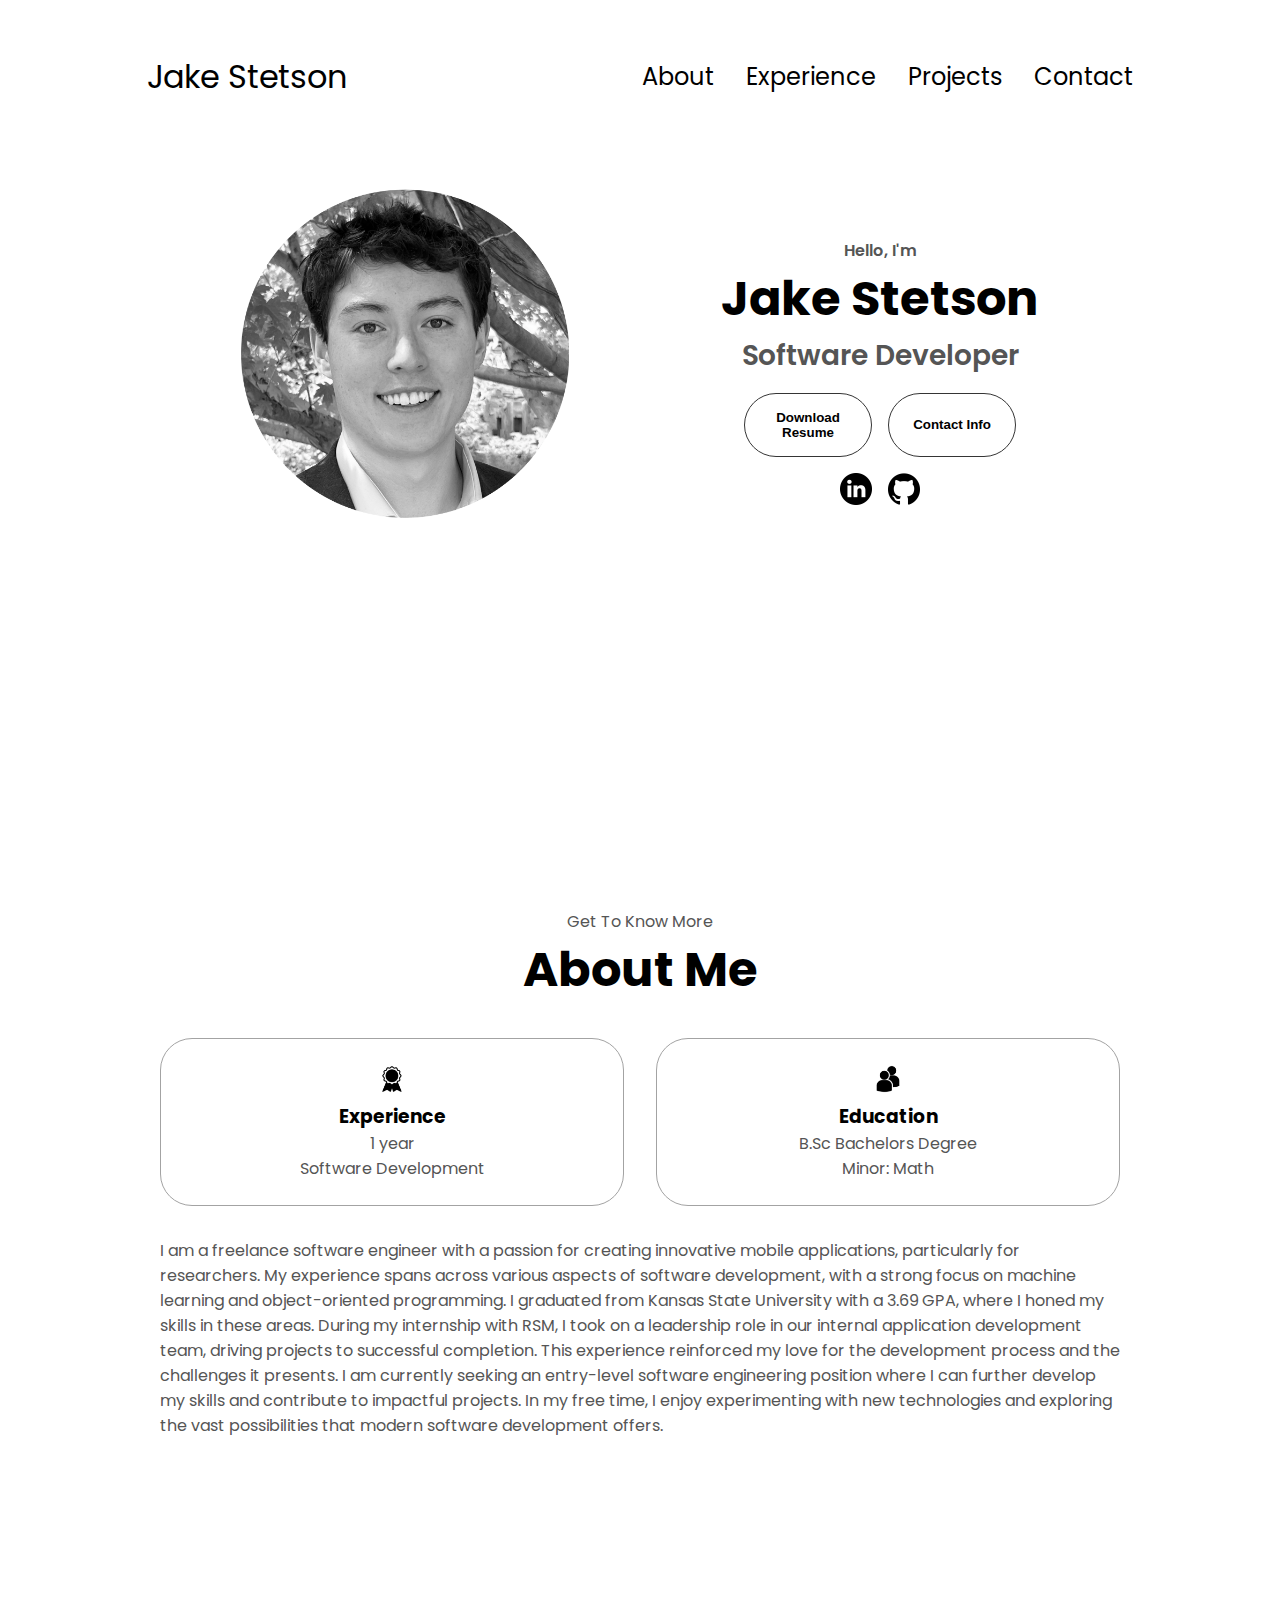
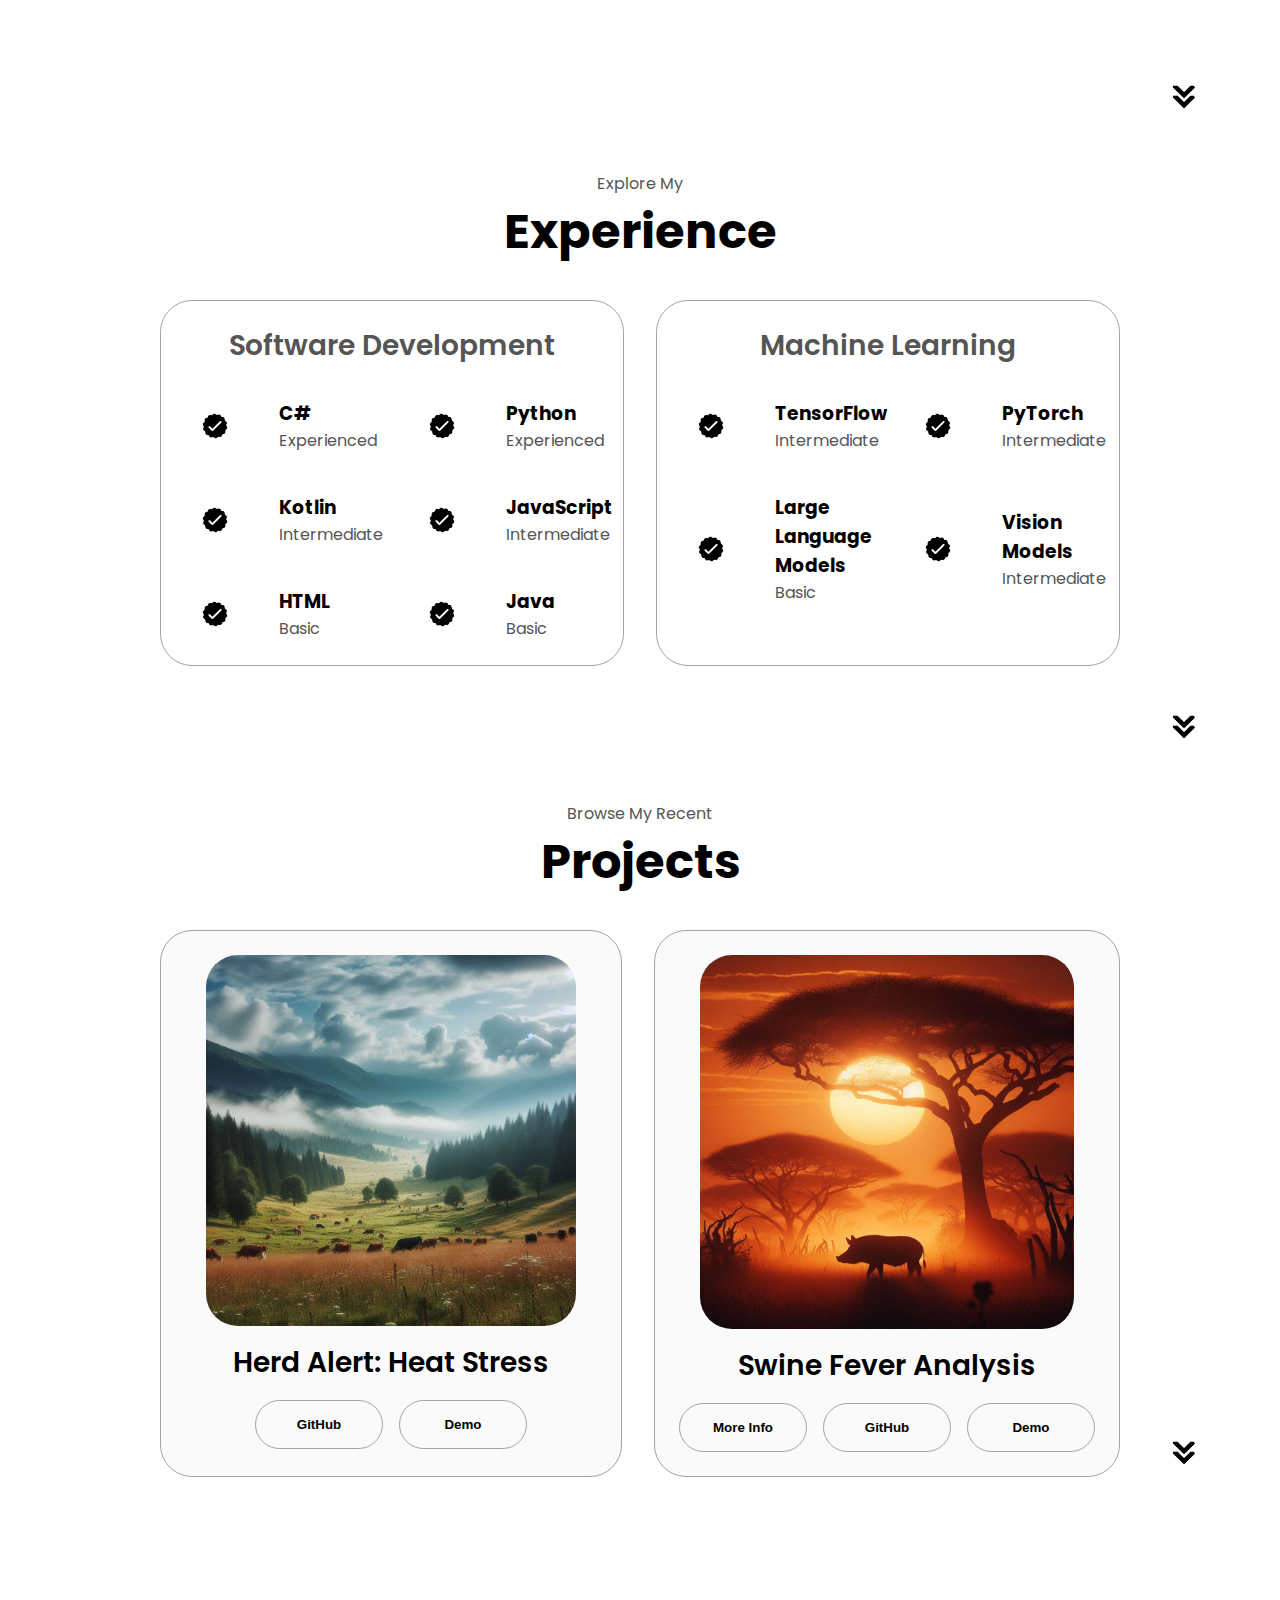
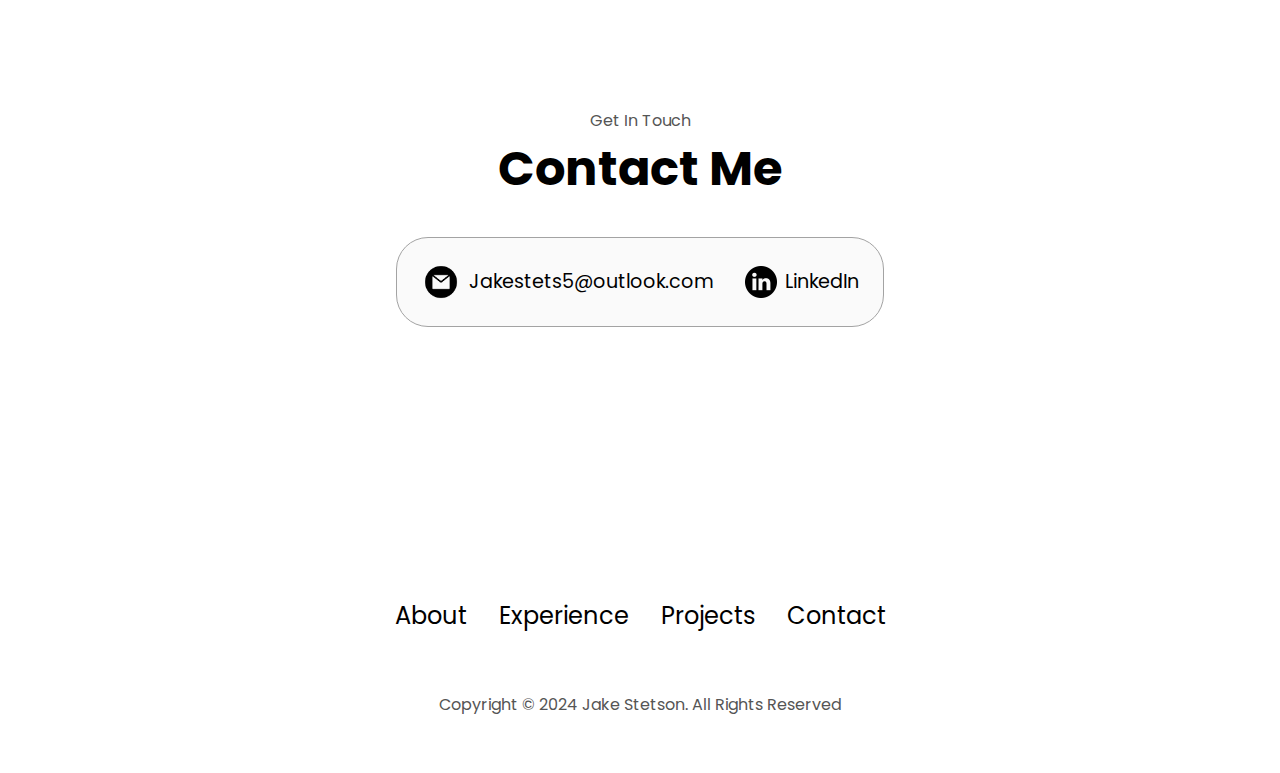
<file: index.html>
<!DOCTYPE html>
<html lang="en">
<head>
    <meta charset="UTF-8">
    <meta name="viewport" content="width=device-width, initial-scale=1.0">
    <title>My Portfolio</title>
    <link rel="stylesheet" href="style.css">
    <link rel="stylesheet" href="mediaqueries.css">
</head>
<body>
    <nav id="desktop-nav">
        <div class="logo">Jake Stetson</div>
        <div>
            <ul class="nav-links">
                <li><a href="#about">About</a></li>                
                <li><a href="#experience">Experience</a></li>                
                <li><a href="#projects">Projects</a></li>                
                <li><a href="#contact">Contact</a></li>                
            </ul>
        </div>
    </nav>
    <nav id="hamburger-nav">
        <div class="logo">Jake Stetson</div>
        <div class="hamburger-menu">
            <div class="hamburger-icon" onclick="toggleMenu()">
                <span></span>
                <span></span>
                <span></span>
            </div>
            <div class="menu-links">
                <li><a href="#about" onclick="toggleMenu()">About</a></li>                
                <li><a href="#experience" onclick="toggleMenu()">Experience</a></li>                
                <li><a href="#projects" onclick="toggleMenu()">Projects</a></li>                
                <li><a href="#contact" onclick="toggleMenu()">Contact</a></li> 
            </div>
        </div>
    </nav>
    <section id="profile">
        <div class="section__pic-container">
            <img src="./assets/profile-pic.png" alt="Jake Stetson profile picture">
        </div>
        <div class="section__text">
            <p class="section__text__p1">Hello, I'm</p>
            <h1 class="title">Jake Stetson</h1>
            <p class="section__text__p2">Software Developer</p>
            <div class="btn-container">
                <button class="btn btn-color-2" onclick="window.open('./assets/Resume.pdf')">
                    Download Resume
                </button>
                <button class="btn btn-color-2" onclick="location.href='./#contact'">
                    Contact Info
                </button>
            </div>
            <div id="socials-container">
                <img src="./assets/linkedin.png" alt="My LinkedIn profile"
                class="icon" onclick="location.href='https://www.linkedin.com/in/jacob-stetson-b074b8238/'">
                <img src="./assets/github.png" alt="My GitHub profile"
                class="icon" onclick="location.href='https://github.com/JakeStets5'">
            </div>
        </div>
        <img src="./assets/arrow.png" alt="Arrow icon" class="icon arrow"
        onclick="location.href='./#about'">
    </section>
    <section id="about">
        <p class="section__text__p1">Get To Know More</p>
        <h1 class="title">About Me</h1>
        <div class="section-container">
            <div class="about-details-container">
                <div class="about-containers">
                    <div class="details-container">
                        <img src="./assets/experience.png" alt="Experience icon"
                        class="icon">
                        <h3>Experience</h3>
                        <p>1 year<br />Software Development</p>
                    </div>
                    <div class="details-container">
                        <img src="./assets/education.png" alt="Education icon"
                        class="icon">
                        <h3>Education</h3>
                        <p>B.Sc Bachelors Degree <br />Minor: Math</p>
                    </div>
                </div>
                <div class="text-container">
                    <p>I am a freelance software engineer with a passion for creating innovative mobile applications, particularly for researchers. My experience spans across various aspects of software development, with a strong focus on machine learning and object-oriented programming. I graduated from Kansas State University with a 3.69 GPA, where I honed my skills in these areas.

                        During my internship with RSM, I took on a leadership role in our internal application development team, driving projects to successful completion. This experience reinforced my love for the development process and the challenges it presents.
                        
                        I am currently seeking an entry-level software engineering position where I can further develop my skills and contribute to impactful projects. In my free time, I enjoy experimenting with new technologies and exploring the vast possibilities that modern software development offers.</p>
                </div>
            </div>
        </div>
        <img src="./assets/arrow.png" alt="Arrow icon" class="icon arrow"
        onclick="location.href='./#experience'">
    </section>
    <section id="experience">
        <p class="section__text__p1">Explore My</p>
        <h1 class="title">Experience</h1>
        <div class="experience-details-container">
            <div class="about-containers">
                <div class="details-container">
                    <h2 class="experience-sub-title">Software Development</h2>
                    <div class="article-container">
                        <article>
                            <img src="./assets/checkmark.png" alt="Experience icon" class="icon">
                            <div>
                                <h3>C#</h3>
                                <p>Experienced</p>
                            </div>
                        </article>
                        <article>
                            <img src="./assets/checkmark.png" alt="Experience icon" class="icon">
                            <div>
                                <h3>Python</h3>
                                <p>Experienced</p>
                            </div>
                        </article>
                        <article>
                            <img src="./assets/checkmark.png" alt="Experience icon" class="icon">
                            <div>
                                <h3>Kotlin</h3>
                                <p>Intermediate</p>
                            </div>
                        </article>
                        <article>
                            <img src="./assets/checkmark.png" alt="Experience icon" class="icon">
                            <div>
                                <h3>JavaScript</h3>
                                <p>Intermediate</p>
                            </div>
                        </article>
                        <article>
                            <img src="./assets/checkmark.png" alt="Experience icon" class="icon">
                            <div>
                                <h3>HTML</h3>
                                <p>Basic</p>
                            </div>
                        </article>
                        <article>
                            <img src="./assets/checkmark.png" alt="Experience icon" class="icon">
                            <div>
                                <h3>Java</h3>
                                <p>Basic</p>
                            </div>
                        </article>
                    </div>
                </div>
                <div class="details-container">
                    <h2 class="experience-sub-title">Machine Learning</h2>
                    <div class="article-container">
                        <article>
                            <img src="./assets/checkmark.png" alt="Experience icon" class="icon">
                            <div>
                                <h3>TensorFlow</h3>
                                <p>Intermediate</p>
                            </div>
                        </article>
                        <article>
                            <img src="./assets/checkmark.png" alt="Experience icon" class="icon">
                            <div>
                                <h3>PyTorch</h3>
                                <p>Intermediate</p>
                            </div>
                        </article>
                        <article>
                            <img src="./assets/checkmark.png" alt="Experience icon" class="icon">
                            <div>
                                <h3>Large Language Models</h3>
                                <p>Basic</p>
                            </div>
                        </article>
                        <article>
                            <img src="./assets/checkmark.png" alt="Experience icon" class="icon">
                            <div>
                                <h3>Vision Models</h3>
                                <p>Intermediate</p>
                            </div>
                        </article>
                    </div>
                </div>
            </div>
        </div>
        <img src="./assets/arrow.png" alt="Arrow icon" class="icon arrow"
        onclick="location.href='./#projects'">
    </section>
    <section id="projects">
        <p class="section__text__p1">Browse My Recent</p>
        <h1 class="title">Projects</h1>
        <div class="experience-details-container">
            <div class="about-containers">
            <div class="details-container color-container">
                <div class="article-container">
                    <img src="./assets/project-1.jpg" alt="Project-1" class="project-img">
                </div>
                <h2 class="experience-sub-title project-title">Herd Alert: Heat Stress</h2>
                <div class="btn-container">
                    <button class="btn btn-color-2 project-btn" onclick="location.href='https://github.com/ksu-cs-projects-2024-2025/herd-alert'">
                        GitHub
                    </button>
                    <button class="btn btn-color-2 project-btn" onclick="location.href='https://www.youtube.com/watch?v=afh0EupcJWA&t=24s'">
                        Demo
                    </button>
                </div>
            </div>
            <div class="details-container color-container">
                <div class="article-container">
                    <img src="./assets/project-2.jpg" alt="Project-2" class="project-img">
                </div>
                <h2 class="experience-sub-title project-title">Swine Fever Analysis</h2>
                <div class="btn-container">
                    <button class="btn btn-color-2 project-btn" onclick="location.href='swine-fever.html'">
                        More Info
                    </button>
                    <button class="btn btn-color-2 project-btn" onclick="location.href='https://github.com/JakeStets5/public-swine-fever-frontend'">
                        GitHub
                    </button>
                    <button class="btn btn-color-2 project-btn" onclick="location.href='https://www.youtube.com/watch?v=SWNAa_u8J9w&t=4s'">
                        Demo
                    </button>
                </div>
            </div>
        </div>
        </div>
        <img src="./assets/arrow.png" alt="Arrow icon" class="icon arrow"
        onclick="location.href='./#contact'">
    </section>
    <section id="contact">
        <p class="section__text__p1">Get In Touch</p>
        <h1 class="title">Contact Me</h1>
        <div class="contact-info-upper-container">
            <div class="contact-info-container">
                <img src="./assets/email.png" alt="Email icon" class="icon email-icon">
                <p><a href="mailto:jakestets5@outlook.com">Jakestets5@outlook.com</a></p>
            </div>
            <div class="contact-info-container">
                <img src="./assets/linkedin.png" alt="LinkedIn icon" class="icon contact-icon">
                <p><a href='https://www.linkedin.com/in/jacob-stetson-b074b8238/'>LinkedIn</a></p>
            </div>
        </div>
    </section>
    <footer>
        <nav>
            <div class="nav-links-container">
                <ul class="nav-links">
                    <li><a href="#about">About</a></li>                
                    <li><a href="#experience">Experience</a></li>                
                    <li><a href="#projects">Projects</a></li>                
                    <li><a href="#contact">Contact</a></li>                
                </ul>
            </div>
        </nav>
        <p>Copyright &#169; 2024 Jake Stetson. All Rights Reserved</p>
    </footer>
    <script src="script.js"></script>
</body>
</html>
</file>
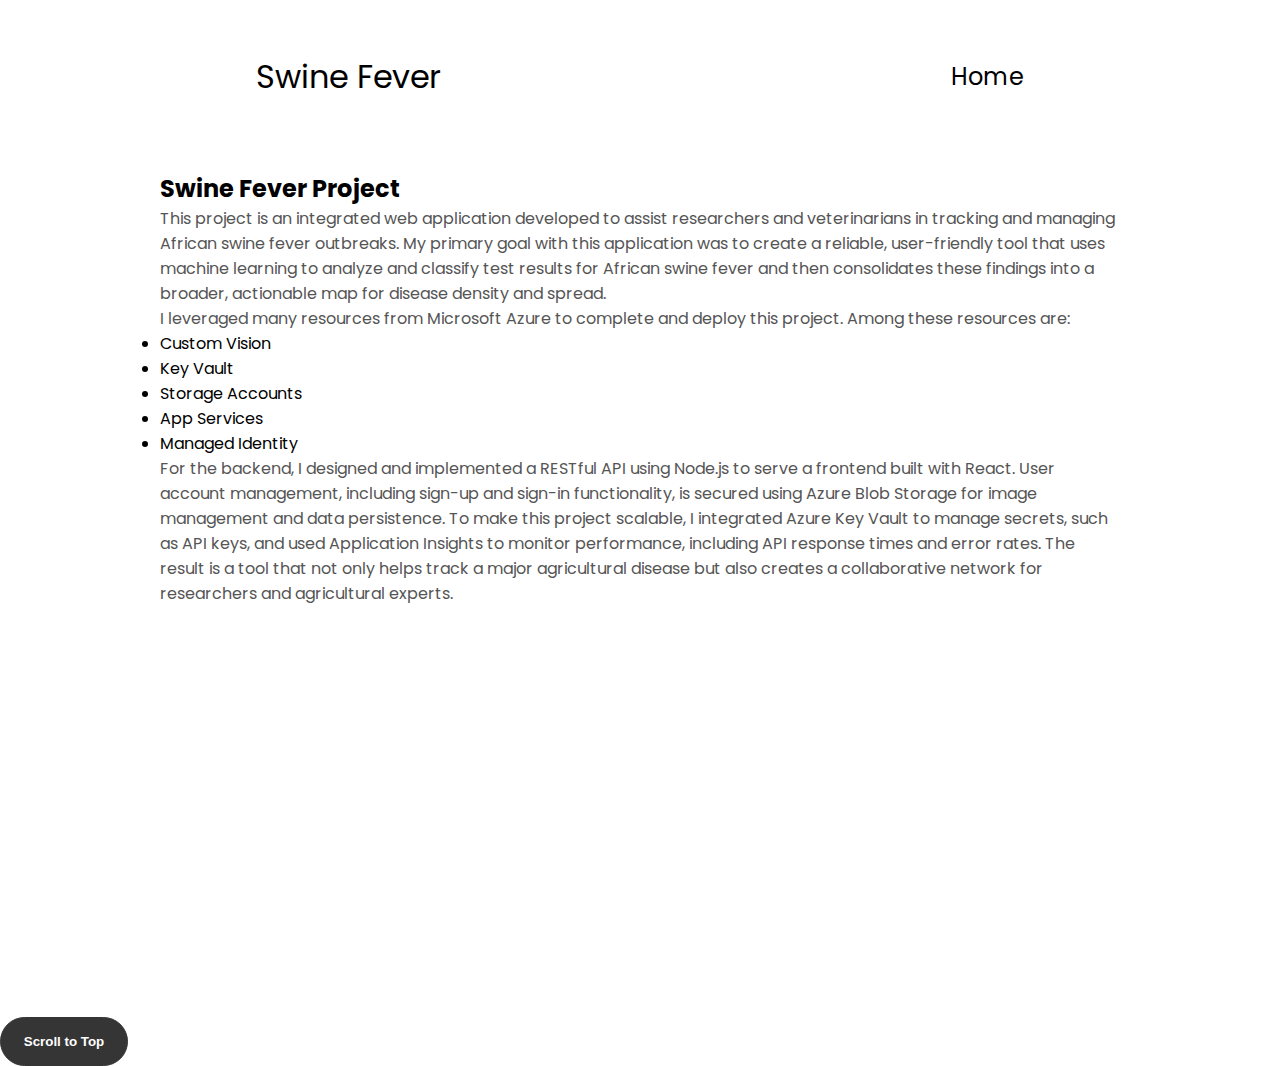
<file: swine-fever.html>
<!DOCTYPE html>
<html lang="en">
<head>
    <meta charset="UTF-8">
    <meta name="viewport" content="width=device-width, initial-scale=1.0">
    <title>My Portfolio</title>
    <link rel="stylesheet" href="style.css">
    <link rel="stylesheet" href="mediaqueries.css">
</head>
<body>
    <header>
        <nav id="desktop-nav">
            <div class="logo">
                Swine Fever
            </div>
            <ul class="nav-links">
                <li><a href="index.html">Home</a></li>
            </ul>
        </nav>
    </header>
    <main>
        <section id="swine-fever">
            <h2>Swine Fever Project</h2>
            <p>This project is an integrated web application developed to assist researchers and veterinarians in tracking and managing African swine fever outbreaks. My primary goal with this application was to create a reliable, user-friendly tool that uses machine learning to analyze and classify test results for African swine fever and then consolidates these findings into a broader, actionable map for disease density and spread.</p>
            <p>I leveraged many resources from Microsoft Azure to complete and deploy this project. Among these resources are:</p>
            <ul class="resource-list">
                <li>Custom Vision</li>
                <li>Key Vault</li>
                <li>Storage Accounts</li>
                <li>App Services</li>
                <li>Managed Identity</li>
            </ul>
            <p>For the backend, I designed and implemented a RESTful API using Node.js to serve a frontend built with React. User account management, including sign-up and sign-in functionality, is secured using Azure Blob Storage for image management and data persistence. To make this project scalable, I integrated Azure Key Vault to manage secrets, such as API keys, and used Application Insights to monitor performance, including API response times and error rates. The result is a tool that not only helps track a major agricultural disease but also creates a collaborative network for researchers and agricultural experts.</p>
        </section>
    </main>
    <!-- Back to Top Button -->
    <button id="back-to-top" class="btn btn-color-1" onclick="scrollToTop()">Scroll to Top</button>

    <!-- Link to the external JavaScript file -->
    <script src="script.js"></script>
</body>
</html>
</file>
<file: style.css>
/* GENERAL */

@import url('https://fonts.googleapis.com/css2?family=Poppins:wght@400;500;600&display=swap');
*{
    margin: 0;
    padding: 0;
}

body {
    font-family: "Poppins", sans-serif;
}

html{
    scroll-behavior: smooth;
}

p{
    color: rgb(85,85,85);
}

/* TRANSITION */

a, .btn {
    transition: all 300ms ease;
}

/* NAVIGATION */

nav, .nav-links{
    display: flex;
}

nav{
    justify-content: space-around;
    align-items: center;
    height: 17vh;
}

.nav-links{
    gap: 2rem;
    list-style: none;
    font-size: 1.5rem;
}

a{
    color: black;
    text-decoration: none;
    text-decoration-color: white;
}

a:hover{
    color: grey;
    text-decoration: underline;
    text-underline-offset: 0.5rem;
    text-decoration-color: rgb(181,181,181);
}

.logo{
    font-size: 2rem;
}

.logo:hover{
    cursor: default;
}

/* HAMGURGER MENU */

#hamburger-nav{
    display: none;
}

.hamburger-menu{
    position: relative;
    display: inline-block;
}

.hamburger-icon{
    display: flex;
    flex-direction: column;
    justify-content: space-between;
    height: 24px;
    width: 30px;
    cursor: pointer;
}

.hamburger-icon span{
    width: 100%;
    height: 2px;
    background-color: black;
    transition: all 0.3 ease-in-out;
}

.menu-links{
    position: absolute;
    top: 100%;
    right: 0;
    background-color: white;
    width: fit-content;
    max-height: 0;
    overflow: hidden;
    transition: all 0.3s ease-in-out; 
}

.menu-links a{
    display: block;
    padding: 10px;
    text-align: center;
    font-size: 1.5rem;
    color: black;
    text-decoration: none;
    transition: all 0.3s ease-in-out;
}

.menu-links li{
    list-style: none;
}

.menu-links.open{
    max-height: 300px;
}

.hamburger-icon.open span:first-child{
    transform: rotate(45deg) translate(10px, 5px);
}

.hamburger-icon.open span:nth-child(2){
    opacity: 0;
}

.hamburger-icon.open span:last-child{
    transform: rotate(-45deg) translate(10px, -5px);
}

.hamburger-icon span:first-child{
    transform: none;
}

.hamburger-icon span:first-child{
    opacity: none;
}

.hamburger-icon span:first-child{
    transform: none;
}

/* SECTIONS */

section{
    padding-top: 2vh;
    height: 96vh;
    margin: 0 10rem;
    box-sizing: border-box;
    min-height: fit-content;
}

.section-container{
    display: flex;
}

/* PROFILE SECTION */

#profile{
    display: flex;
    justify-content: center;
    gap: 5rem;
    height: 70vh;
    padding-bottom: 20rem;
}

.section__pic-container{
    display: flex;
    height: 400px;
    width: 400px;
    margin: auto 0;
}

.section__text{
    align-self: center;
    text-align: center;
}

.section__text p{
    font-weight: 600;
}

.section__text__p1{
    text-align: center;
}

.section__text__p2{
    font-size: 1.75rem;
    margin-bottom: 1rem;
}

.title{
    font-size: 3rem;
    text-align: center;
}

#socials-container{
    display: flex;
    justify-content: center;
    margin-top: 1rem;
    gap: 1rem;
}

/* ICONS */

.icon{
    cursor: pointer;
    height: 2rem;
}

/* BUTTONS */

.btn-container{
    display: flex;
    justify-content: center;
    gap: 1rem;
}

.btn{
    font-weight: 600;
    transition: all 300ms ease;
    padding: 1rem;
    width: 8rem;
    border-radius: 2rem;
}

.btn-color-1,
.btn-color-2{
    border: rgb(53, 53, 53) 0.1rem solid;
}

.btn-color-1:hover,
.btn-color-2:hover{
    cursor: pointer;
}

.btn-color-1,
.btn-color-2:hover{
    background-color: rgb(53, 53, 53);
    color: white;
}

.btn-color-1:hover{
    background: rgb(0, 0, 0);
}

.btn-color-2{
    background: none;
}

.btn-color-2:hover{
    border: rgb(255, 255, 255) 0.1rem solid;
}

.btn-container{
    gap: 1rem;
}

/*ABOUT SECTION */

#about{
    position: relative;
    height: auto;
    padding-bottom: 35vh;
}

.about-containers{
    gap: 2rem;
    margin-bottom: 2rem;
    margin-top: 2rem;
}

.about-details-container{
    justify-content: center;
    flex-direction: column;
}

.about-containers,
.about-details-container{
    display: flex;
}

.about-pic{
    border-radius: 2rem;
}

.arrow{
    position: absolute;
    right: -5rem;
    bottom: 2.5rem;
}

.details-container{
    padding: 1.5rem;
    flex: 1;
    background: white;
    border-radius: 2rem;
    border: rgb(53, 53, 53) 0.1rem solid;
    border-color: rgb(163, 163, 163);
    text-align: center;
}

.section-container{
    gap: 4rem;
    height: 40%;
}

.section__pic-container{
    padding-top: 0%;
    height: 400px;
    width: 400px;
    margin: auto 0;
}

/* EXPERIENCE SECTION */

#experience{
    position: relative;
    height: 70vh;
}

.experience-sub-title{
    color: rgb(85,85,85);
    font-weight: 600;
    font-size: 1.75rem;
    margin-bottom: 2rem;
}

.experience-details-container{
    display: flex;
    justify-content: center;
    flex-direction: column;
}

.article-container{
    display: flex;
    text-align: initial;
    flex-wrap: wrap;
    flex-direction: row;
    gap: 2.5rem;
    justify-content: space-around;
}

article{
    display: flex;
    align-items: center;
    width: 10rem;
    justify-content: space-around;
    gap: 3rem;
}

article .icon{
    cursor: default;
}

article div{
    flex: 1;
}

/* PROJECTS SECTION */

#projects{
    position: relative;
    height: 70vh;
}

.color-container{
    border-color: rgb(163, 163, 163);
    background: rgb(250, 250, 250);
}

.project-img{
    border-radius: 2rem;
    width: 90%;
    height: 90%;
}

.project-title{
    margin: 1rem;
    color: black;
}

.project-btn{
    color: black;
    border-color: rgb(163, 163, 163);
}

/* CONTACT SECTION */

#contact{
    display: flex;
    justify-content: center;
    flex-direction: column;
    height: 70vh;
}

.contact-info-upper-container{
    display: flex;
    justify-content: center;
    border-radius: 2rem;
    border: rgb(53, 53, 53) 0.1rem solid;
    border-color: rgb(163, 163, 163);
    background: rgb(250, 250, 250);
    margin: 2rem auto;
    padding: 0.5rem;
}

.contact-info-container{
    display: flex;
    align-items: center;
    justify-content: center;
    gap: 0.5rem;
    margin: 1rem;
}

.contact-info-container p{
    font-size: larger;
}

.contact-icon{
    cursor: pointer;
}

.email-icon{
    height: 2.5rem;
}

/* FOOTER */

footer{
    height: 26vh;
    margin: 0 1rem;
}

footer p{
    text-align: center;
}
</file>
<file: mediaqueries.css>
@media screen and (max-width: 1400) {
    #profile {
        height: 100vh;
        margin-bottom: 6rem;
    } 

    .about-containers{
        flex-wrap: wrap;
    }
  }

@media screen and (max-width: 1200px) {
  #desktop-nav {
    display: none;
  }
  #hamburger-nav {
    display: flex;
  }   
  #experience, .experience-details-container {
    margin-top: 2rem;
  }
  #profile, .section-container{
    display: block;
  }
  .arrow {
    display: none;
  }
  section, .section-container{
    height: fit-content;
  }
  section{
    margin: 0 5%;
  }
  .section__pic-container{
    width: 275px;
    height: 275px;
    margin: 0 auto 2rem;
  }
  .about-containers{
    margin-top: 0;
  }
}

@media screen and (max-width: 600px) {
    #contact, footer{
        height: 60vh;
    }
    #about{
        height: 130vh;
    }
    #experience{
        height: 210vh;
        margin-bottom: 0;
    }
    #projects{
        height: 220vh;
    }
    #profile{
        height: 80vh;
    }
    article{
        font-size: 1rem;
    }
    footer nav{
        height: fit-content;
        margin-bottom: 2rem;
    }
    .about-containers, .contact-info-upper-container, .btn-container{
        flex-wrap: wrap;
    }
    .contact-infor-container{
        margin: 0;
    }
    .contact-info-container p, .nav-links li a{
        font-size: 1rem;
    }
    .experience-sub-title{
        font-size: 1.25rem;
    }
    .logo{
        font-size: 1.5rem;
    }
    .nav-links{
        flex-direction: column;
        gap: 0.5rem;
        text-align: center;
    }
    .section__pic-container{
        width: auto;
        height: 46vw;
        justify-content: center;
    }
    .section__text__p2{
        font-size: 1.25rem;
    }
    .title{
        font-size: 2rem;
    }
    .text-container{
        text-align: justify;
    }
}
</file>
